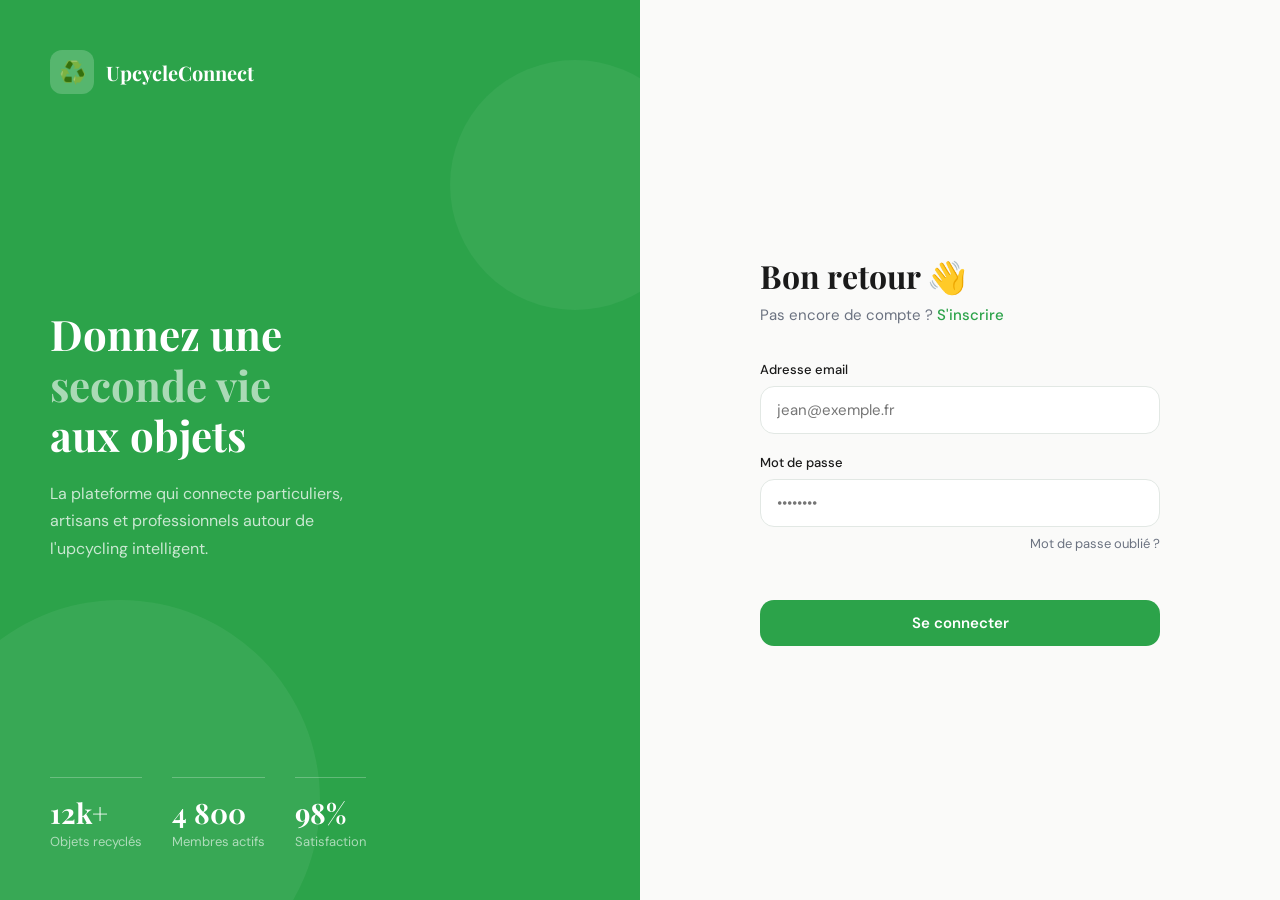
<file: frontend/connexion.html>
<!DOCTYPE html>
<html lang="fr">
<head>
    <meta charset="UTF-8">
    <meta name="viewport" content="width=device-width, initial-scale=1.0">
    <title>Connexion – UpcycleConnect</title>
    <link href="https://fonts.googleapis.com/css2?family=Playfair+Display:wght@500;700&family=DM+Sans:wght@300;400;500;600&display=swap" rel="stylesheet">
    <link rel="stylesheet" href="css/style.css">
</head>
<body>

<div class="auth-layout">

    <!-- Panneau gauche -->
    <div class="left-panel">
        <div class="brand">
            <div class="brand-logo">♻️</div>
            <span class="brand-name">UpcycleConnect</span>
        </div>
        <div class="left-content">
            <h1>Donnez une<br><span>seconde vie</span><br>aux objets</h1>
            <p>La plateforme qui connecte particuliers, artisans et professionnels autour de l'upcycling intelligent.</p>
        </div>
        <div class="stats">
            <div class="stat">
                <div class="stat-number">12k+</div>
                <div class="stat-label">Objets recyclés</div>
            </div>
            <div class="stat">
                <div class="stat-number">4 800</div>
                <div class="stat-label">Membres actifs</div>
            </div>
            <div class="stat">
                <div class="stat-number">98%</div>
                <div class="stat-label">Satisfaction</div>
            </div>
        </div>
    </div>

    <!-- Panneau droit -->
    <div class="right-panel">
        <div class="form-box">
            <h2>Bon retour 👋</h2>
            <p class="subtitle">Pas encore de compte ? <a href="inscription.html">S'inscrire</a></p>

            <div class="msg msg-error" id="errorMsg"></div>
            <div class="msg msg-success" id="successMsg"></div>

            <div class="field">
                <label>Adresse email</label>
                <input type="email" id="email" placeholder="jean@exemple.fr" autocomplete="email">
            </div>

            <div class="field">
                <label>Mot de passe</label>
                <input type="password" id="password" placeholder="••••••••" autocomplete="current-password">
                <div class="forgot"><a href="#">Mot de passe oublié ?</a></div>
            </div>

            <button class="btn btn-primary" id="btnLogin" onclick="handleLogin()">
                <span class="spinner" id="spinner"></span>
                <span id="btnText">Se connecter</span>
            </button>
        </div>
    </div>

</div>

<script src="js/auth.js"></script>
</body>
</html>
</file>
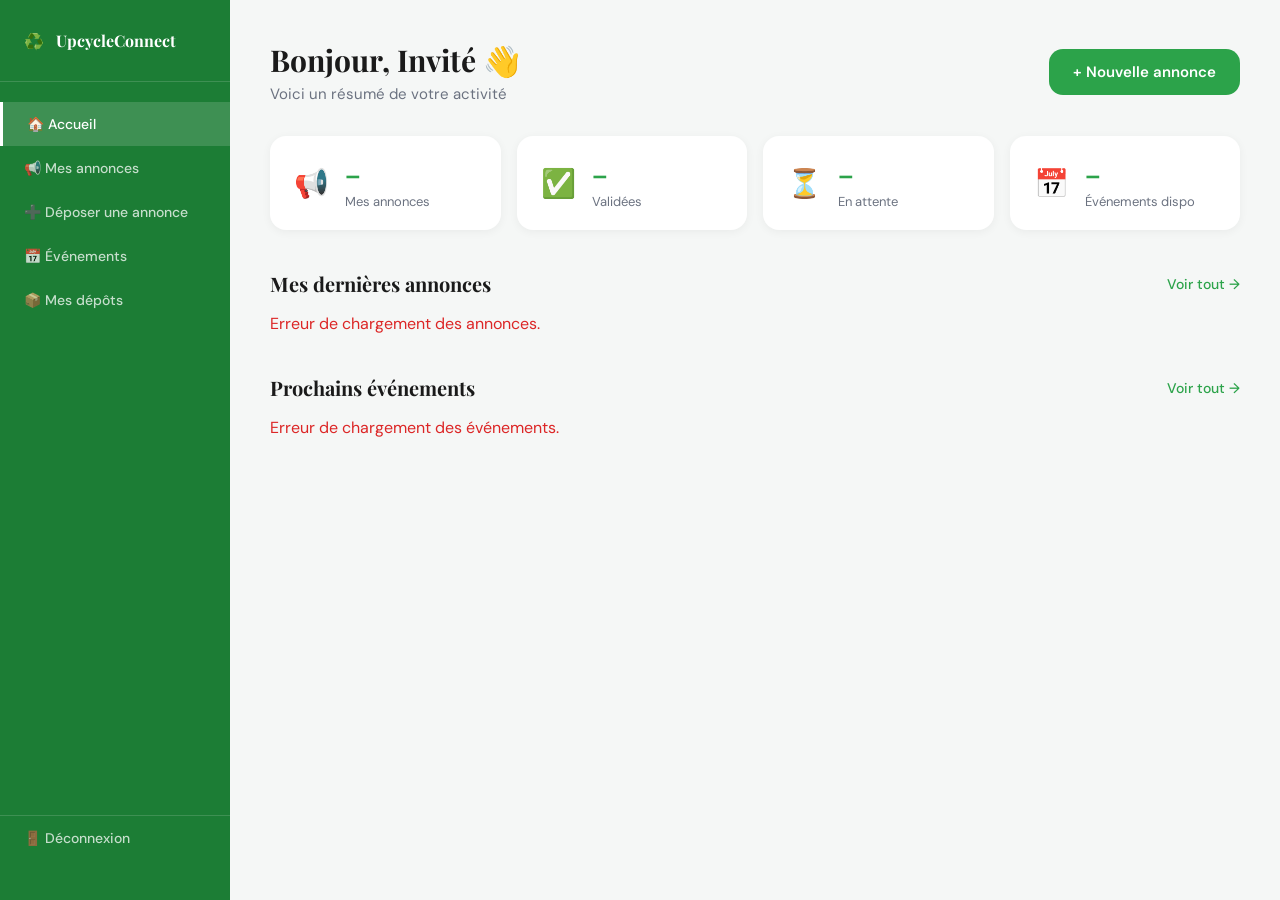
<file: frontend/dashboard.html>
<!DOCTYPE html>
<html lang="fr">
<head>
    <meta charset="UTF-8">
    <meta name="viewport" content="width=device-width, initial-scale=1.0">
    <title>Dashboard – UpcycleConnect</title>
    <link href="https://fonts.googleapis.com/css2?family=Playfair+Display:wght@500;700&family=DM+Sans:wght@300;400;500;600&display=swap" rel="stylesheet">
    <link rel="stylesheet" href="css/style.css">
    <link rel="stylesheet" href="css/dashboard.css">
</head>
<body>

<div class="dashboard-layout">

    <!-- Sidebar -->
    <aside class="sidebar">
        <div class="sidebar-logo">
            <span>♻️</span>
            <span>UpcycleConnect</span>
        </div>
        <a href="dashboard.html" class="active">🏠 Accueil</a>
        <a href="mes_annonces.html">📢 Mes annonces</a>
        <a href="deposer_annonce.html">➕ Déposer une annonce</a>
        <a href="evenements.html">📅 Événements</a>
        <a href="mes_depots.html">📦 Mes dépôts</a>
        <div class="sidebar-bottom">
            <a href="#" onclick="logout()">🚪 Déconnexion</a>
        </div>
    </aside>

    <!-- Contenu principal -->
    <main class="main-content">

        <!-- En-tête -->
        <div class="dashboard-header">
            <div>
                <h1 class="hello" id="helloUser">Bonjour 👋</h1>
                <p class="hello-sub">Voici un résumé de votre activité</p>
            </div>
            <a href="deposer_annonce.html" class="btn btn-primary" style="width:auto;margin-top:0">
                + Nouvelle annonce
            </a>
        </div>

        <!-- Stats rapides -->
        <div class="stats-row" id="statsRow">
            <div class="stat-card">
                <div class="stat-icon">📢</div>
                <div>
                    <div class="stat-val" id="statAnnonces">–</div>
                    <div class="stat-lbl">Mes annonces</div>
                </div>
            </div>
            <div class="stat-card">
                <div class="stat-icon">✅</div>
                <div>
                    <div class="stat-val" id="statValidees">–</div>
                    <div class="stat-lbl">Validées</div>
                </div>
            </div>
            <div class="stat-card">
                <div class="stat-icon">⏳</div>
                <div>
                    <div class="stat-val" id="statAttente">–</div>
                    <div class="stat-lbl">En attente</div>
                </div>
            </div>
            <div class="stat-card">
                <div class="stat-icon">📅</div>
                <div>
                    <div class="stat-val" id="statEvents">–</div>
                    <div class="stat-lbl">Événements dispo</div>
                </div>
            </div>
        </div>

        <!-- Mes dernières annonces -->
        <section class="section">
            <div class="section-header">
                <h2>Mes dernières annonces</h2>
                <a href="mes_annonces.html" class="see-all">Voir tout →</a>
            </div>
            <div class="cards-grid" id="annoncesGrid">
                <div class="skeleton"></div>
                <div class="skeleton"></div>
                <div class="skeleton"></div>
            </div>
        </section>

        <!-- Prochains événements -->
        <section class="section">
            <div class="section-header">
                <h2>Prochains événements</h2>
                <a href="evenements.html" class="see-all">Voir tout →</a>
            </div>
            <div class="events-list" id="eventsList">
                <div class="skeleton" style="height:70px"></div>
                <div class="skeleton" style="height:70px"></div>
            </div>
        </section>

    </main>
</div>

<script src="js/dashboard.js"></script>
</body>
</html>
</file>
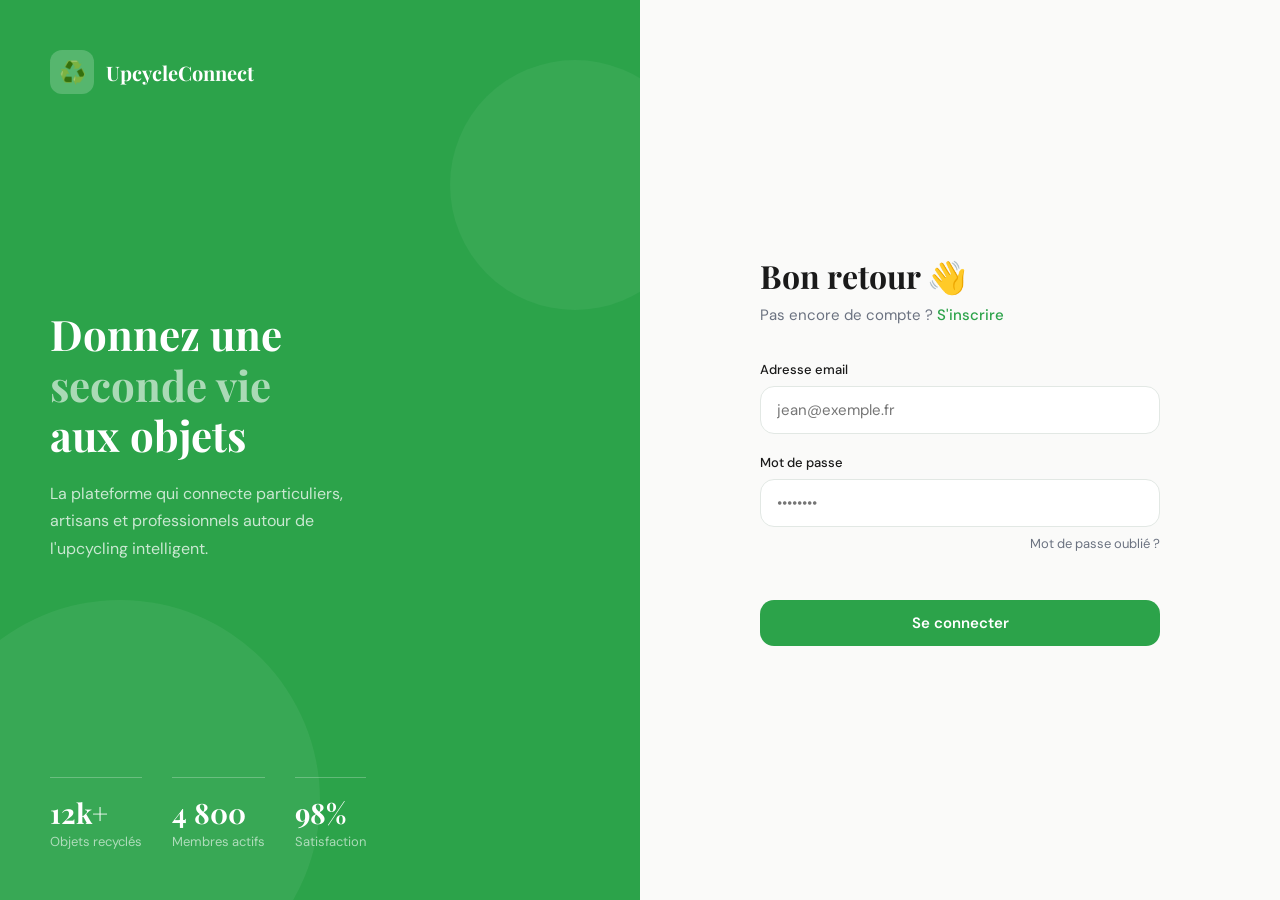
<file: frontend/deposer_annonce.html>
<!DOCTYPE html>
<html lang="fr">
<head>
    <meta charset="UTF-8">
    <meta name="viewport" content="width=device-width, initial-scale=1.0">
    <title>Déposer une annonce – UpcycleConnect</title>
    <link href="https://fonts.googleapis.com/css2?family=Playfair+Display:wght@500;700&family=DM+Sans:wght@300;400;500;600&display=swap" rel="stylesheet">
    <link rel="stylesheet" href="css/style.css">
    <link rel="stylesheet" href="css/dashboard.css">
    <link rel="stylesheet" href="css/deposer_annonce.css">
</head>
<body>

<div class="dashboard-layout">

    <!-- Sidebar -->
    <aside class="sidebar">
        <div class="sidebar-logo">
            <span>♻️</span>
            <span>UpcycleConnect</span>
        </div>
        <a href="dashboard.html">🏠 Accueil</a>
        <a href="mes_annonces.html">📢 Mes annonces</a>
        <a href="deposer_annonce.html" class="active">➕ Déposer une annonce</a>
        <a href="evenements.html">📅 Événements</a>
        <a href="mes_depots.html">📦 Mes dépôts</a>
        <div class="sidebar-bottom">
            <a href="#" onclick="logout()">🚪 Déconnexion</a>
        </div>
    </aside>

    <!-- Contenu principal -->
    <main class="main-content">

        <div class="dashboard-header">
            <div>
                <h1 class="hello">Déposer une annonce</h1>
                <p class="hello-sub">Remplissez les informations de votre objet à donner ou vendre</p>
            </div>
        </div>

        <div class="msg msg-error" id="errorMsg"></div>
        <div class="msg msg-success" id="successMsg"></div>

        <div class="form-layout">

            <!-- Colonne principale -->
            <div class="form-main">

                <!-- Informations générales -->
                <div class="form-card">
                    <div class="form-card-header">
                        <span class="form-card-icon">📝</span>
                        <h2>Informations générales</h2>
                    </div>

                    <div class="field">
                        <label>Titre de l'annonce <span class="required">*</span></label>
                        <input type="text" id="titre" placeholder="Ex : Chaise en bois massif, années 70" maxlength="200">
                        <div class="field-hint">200 caractères maximum</div>
                    </div>

                    <div class="field">
                        <label>Description <span class="required">*</span></label>
                        <textarea id="description" placeholder="Décrivez l'objet, son histoire, ses dimensions, son état général..." rows="5" maxlength="2000"></textarea>
                        <div class="field-hint"><span id="charCount">0</span> / 2000 caractères</div>
                    </div>

                    <div class="row">
                        <div class="field">
                            <label>Type d'annonce <span class="required">*</span></label>
                            <div class="select-wrapper">
                                <select id="type_annonce" onchange="togglePrix()">
                                    <option value="DON">🎁 Don</option>
                                    <option value="VENTE">💰 Vente</option>
                                </select>
                            </div>
                        </div>
                        <div class="field" id="champPrix" style="display:none">
                            <label>Prix (€) <span class="required">*</span></label>
                            <input type="number" id="prix" placeholder="0.00" min="0" step="0.01">
                        </div>
                    </div>
                </div>

                <!-- Caractéristiques de l'objet -->
                <div class="form-card">
                    <div class="form-card-header">
                        <span class="form-card-icon">🔍</span>
                        <h2>Caractéristiques de l'objet</h2>
                    </div>

                    <div class="row">
                        <div class="field">
                            <label>État <span class="required">*</span></label>
                            <div class="select-wrapper">
                                <select id="etat">
                                    <option value="TRES_BON">✨ Très bon état</option>
                                    <option value="BON">👍 Bon état</option>
                                    <option value="A_REPARER">🔧 À réparer</option>
                                    <option value="POUR_PIECES">⚙️ Pour pièces</option>
                                </select>
                            </div>
                        </div>
                        <div class="field">
                            <label>Matériau principal</label>
                            <div class="select-wrapper">
                                <select id="materiaux">
                                    <option value="">— Sélectionner —</option>
                                    <option value="BOIS">🪵 Bois</option>
                                    <option value="METAL">⚙️ Métal</option>
                                    <option value="PLASTIQUE">🧴 Plastique</option>
                                    <option value="AUTRE">📦 Autre</option>
                                </select>
                            </div>
                        </div>
                    </div>

                    <div class="field">
                        <label>Poids estimé (kg)</label>
                        <input type="number" id="poids_kg" placeholder="Ex : 5.5" min="0" step="0.001">
                        <div class="field-hint">Optionnel – utile pour le transport</div>
                    </div>

                    <!-- Sélecteur d'état visuel -->
                    <div class="etat-visual">
                        <div class="etat-label">Aperçu de l'état sélectionné</div>
                        <div class="etat-bar">
                            <div class="etat-step active" data-val="TRES_BON">
                                <div class="etat-dot"></div>
                                <span>Très bon</span>
                            </div>
                            <div class="etat-line"></div>
                            <div class="etat-step" data-val="BON">
                                <div class="etat-dot"></div>
                                <span>Bon</span>
                            </div>
                            <div class="etat-line"></div>
                            <div class="etat-step" data-val="A_REPARER">
                                <div class="etat-dot"></div>
                                <span>À réparer</span>
                            </div>
                            <div class="etat-line"></div>
                            <div class="etat-step" data-val="POUR_PIECES">
                                <div class="etat-dot"></div>
                                <span>Pièces</span>
                            </div>
                        </div>
                    </div>
                </div>

            </div>

            <!-- Colonne latérale -->
            <div class="form-aside">

                <!-- Récapitulatif -->
                <div class="form-card recap-card">
                    <div class="form-card-header">
                        <span class="form-card-icon">👁️</span>
                        <h2>Aperçu</h2>
                    </div>
                    <div class="recap-preview">
                        <div class="recap-titre" id="recapTitre">Titre de votre annonce</div>
                        <div class="recap-badges">
                            <span class="badge badge-don" id="recapType">🎁 Don</span>
                            <span class="badge badge-attente" id="recapEtat">✨ Très bon état</span>
                        </div>
                        <div class="recap-prix" id="recapPrix" style="display:none"></div>
                        <div class="recap-desc" id="recapDesc">La description apparaîtra ici...</div>
                    </div>

                    <div class="info-box">
                        <span>ℹ️</span>
                        <p>Votre annonce sera examinée par notre équipe avant publication. Délai habituel : 24–48h.</p>
                    </div>

                    <button class="btn btn-primary" id="btnSubmit" onclick="handleSubmit()">
                        <span class="spinner" id="spinner"></span>
                        <span id="btnText">Publier l'annonce</span>
                    </button>

                    <a href="mes_annonces.html" class="btn-cancel">Annuler</a>
                </div>

                <!-- Conseils -->
                <div class="form-card tips-card">
                    <div class="form-card-header">
                        <span class="form-card-icon">💡</span>
                        <h2>Conseils</h2>
                    </div>
                    <ul class="tips-list">
                        <li>
                            <span class="tip-icon">✍️</span>
                            <span>Un titre précis attire plus de candidats</span>
                        </li>
                        <li>
                            <span class="tip-icon">📏</span>
                            <span>Mentionnez les dimensions si pertinent</span>
                        </li>
                        <li>
                            <span class="tip-icon">🔧</span>
                            <span>Soyez honnête sur l'état de l'objet</span>
                        </li>
                        <li>
                            <span class="tip-icon">♻️</span>
                            <span>Indiquez le matériau pour aider les artisans</span>
                        </li>
                    </ul>
                </div>

            </div>
        </div>

    </main>
</div>

<script src="js/deposer_annonce.js"></script>
</body>
</html>
</file>
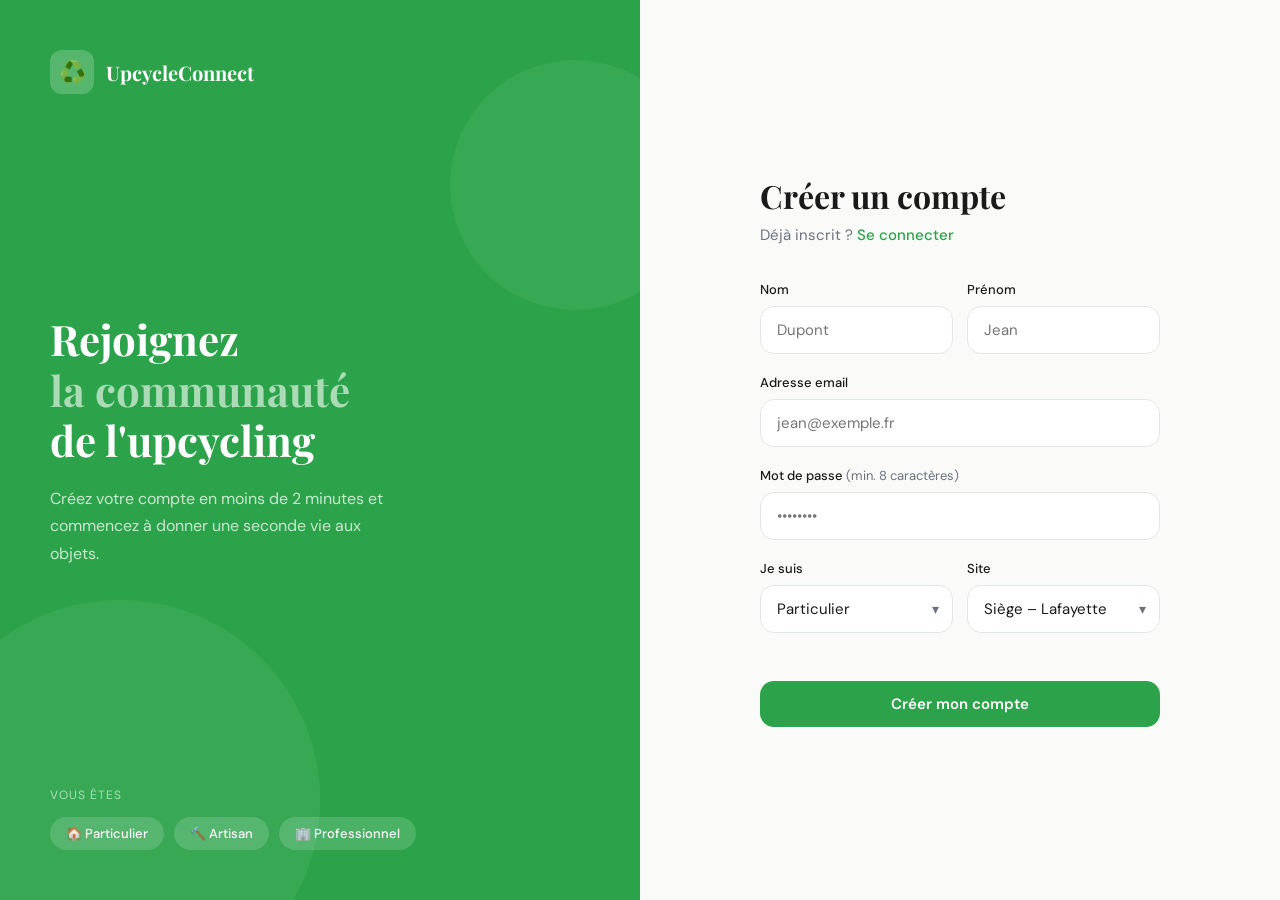
<file: frontend/inscription.html>
<!DOCTYPE html>
<html lang="fr">
<head>
    <meta charset="UTF-8">
    <meta name="viewport" content="width=device-width, initial-scale=1.0">
    <title>Inscription – UpcycleConnect</title>
    <link href="https://fonts.googleapis.com/css2?family=Playfair+Display:wght@500;700&family=DM+Sans:wght@300;400;500;600&display=swap" rel="stylesheet">
    <link rel="stylesheet" href="css/style.css">
</head>
<body>

<div class="auth-layout">

    <!-- Panneau gauche -->
    <div class="left-panel">
        <div class="brand">
            <div class="brand-logo">♻️</div>
            <span class="brand-name">UpcycleConnect</span>
        </div>
        <div class="left-content">
            <h1>Rejoignez<br><span>la communauté</span><br>de l'upcycling</h1>
            <p>Créez votre compte en moins de 2 minutes et commencez à donner une seconde vie aux objets.</p>
        </div>
        <div class="roles-preview">
            <p>Vous êtes</p>
            <div class="role-tags">
                <span class="role-tag">🏠 Particulier</span>
                <span class="role-tag">🔨 Artisan</span>
                <span class="role-tag">🏢 Professionnel</span>
            </div>
        </div>
    </div>

    <!-- Panneau droit -->
    <div class="right-panel">
        <div class="form-box">
            <h2>Créer un compte</h2>
            <p class="subtitle">Déjà inscrit ? <a href="connexion.html">Se connecter</a></p>

            <div class="msg msg-error" id="errorMsg"></div>
            <div class="msg msg-success" id="successMsg"></div>

            <div class="row">
                <div class="field">
                    <label>Nom</label>
                    <input type="text" id="nom" placeholder="Dupont">
                </div>
                <div class="field">
                    <label>Prénom</label>
                    <input type="text" id="prenom" placeholder="Jean">
                </div>
            </div>

            <div class="field">
                <label>Adresse email</label>
                <input type="email" id="email" placeholder="jean@exemple.fr">
            </div>

            <div class="field">
                <label>Mot de passe <span class="hint">(min. 8 caractères)</span></label>
                <input type="password" id="password" placeholder="••••••••">
            </div>

            <div class="row">
                <div class="field">
                    <label>Je suis</label>
                    <div class="select-wrapper">
                        <select id="role">
                            <option value="2">Particulier</option>
                            <option value="3">Professionnel</option>
                            <option value="4">Animateur</option>
                        </select>
                    </div>
                </div>
                <div class="field">
                    <label>Site</label>
                    <div class="select-wrapper">
                        <select id="site">
                            <option value="1">Siège – Lafayette</option>
                            <option value="2">Annexe 11e</option>
                            <option value="3">Annexe 13e</option>
                            <option value="4">Annexe 16e</option>
                            <option value="5">Bourg-la-Reine</option>
                            <option value="6">Ivry</option>
                            <option value="7">Montreuil</option>
                        </select>
                    </div>
                </div>
            </div>

            <button class="btn btn-primary" id="btnRegister" onclick="handleRegister()">
                <span class="spinner" id="spinner"></span>
                <span id="btnText">Créer mon compte</span>
            </button>
        </div>
    </div>

</div>

<script src="js/auth.js"></script>
</body>
</html>
</file>
<file: frontend/css/style.css>
/* ============================================================
   VARIABLES
   ============================================================ */
:root {
    --green:       #2ca34a;
    --green-dark:  #1c7d35;
    --green-light: #e8f5e9;
    --text:        #1a1a1a;
    --muted:       #6b7280;
    --border:      #e2e8e4;
    --white:       #ffffff;
    --error:       #dc2626;
    --radius:      14px;
}

/* ============================================================
   RESET
   ============================================================ */
* { margin: 0; padding: 0; box-sizing: border-box; }

body {
    font-family: 'DM Sans', sans-serif;
    color: var(--text);
    background: var(--white);
}

/* ============================================================
   LAYOUT AUTH (connexion / inscription)
   ============================================================ */
.auth-layout {
    min-height: 100vh;
    display: grid;
    grid-template-columns: 1fr 1fr;
}

/* ── Panneau gauche ── */
.left-panel {
    background: var(--green);
    display: flex;
    flex-direction: column;
    justify-content: space-between;
    padding: 50px;
    position: relative;
    overflow: hidden;
}

.left-panel::before {
    content: '';
    position: absolute;
    width: 400px; height: 400px;
    border-radius: 50%;
    background: rgba(255,255,255,0.06);
    bottom: -100px; left: -80px;
}

.left-panel::after {
    content: '';
    position: absolute;
    width: 250px; height: 250px;
    border-radius: 50%;
    background: rgba(255,255,255,0.05);
    top: 60px; right: -60px;
}

.brand {
    display: flex;
    align-items: center;
    gap: 12px;
    z-index: 1;
}

.brand-logo {
    width: 44px; height: 44px;
    background: rgba(255,255,255,0.2);
    border-radius: 12px;
    display: flex; align-items: center; justify-content: center;
    font-size: 22px;
}

.brand-name {
    font-family: 'Playfair Display', serif;
    color: white; font-size: 20px; font-weight: 700;
}

.left-content { z-index: 1; }

.left-content h1 {
    font-family: 'Playfair Display', serif;
    color: white; font-size: 42px; line-height: 1.2; margin-bottom: 20px;
}

.left-content h1 span { color: rgba(255,255,255,0.6); }

.left-content p {
    color: rgba(255,255,255,0.75);
    font-size: 16px; line-height: 1.7; max-width: 340px;
}

.stats { display: flex; gap: 30px; z-index: 1; }

.stat { border-top: 1px solid rgba(255,255,255,0.25); padding-top: 16px; }

.stat-number {
    font-family: 'Playfair Display', serif;
    color: white; font-size: 28px; font-weight: 700;
}

.stat-label { color: rgba(255,255,255,0.6); font-size: 13px; margin-top: 2px; }

.roles-preview { z-index: 1; }

.roles-preview p {
    color: rgba(255,255,255,0.6);
    font-size: 12px; text-transform: uppercase;
    letter-spacing: 1px; margin-bottom: 14px;
}

.role-tags { display: flex; gap: 10px; flex-wrap: wrap; }

.role-tag {
    background: rgba(255,255,255,0.15);
    color: white; padding: 8px 16px;
    border-radius: 50px; font-size: 13px; font-weight: 500;
}

/* ── Panneau droit ── */
.right-panel {
    display: flex;
    align-items: center;
    justify-content: center;
    padding: 60px 50px;
    background: #fafaf9;
    overflow-y: auto;
}

.form-box { width: 100%; max-width: 400px; }

.form-box h2 {
    font-family: 'Playfair Display', serif;
    font-size: 32px; color: var(--text); margin-bottom: 8px;
}

.form-box .subtitle {
    color: var(--muted); font-size: 15px; margin-bottom: 36px;
}

.form-box .subtitle a {
    color: var(--green); font-weight: 500; text-decoration: none;
}

.form-box .subtitle a:hover { text-decoration: underline; }

/* ============================================================
   FORMULAIRES
   ============================================================ */
.field { margin-bottom: 20px; flex: 1; }

.row { display: flex; gap: 14px; }

label {
    display: block;
    font-size: 13px; font-weight: 500;
    color: var(--text); margin-bottom: 8px;
}

label .hint { color: var(--muted); font-weight: 400; }

input, select {
    width: 100%;
    padding: 13px 16px;
    border: 1.5px solid var(--border);
    border-radius: var(--radius);
    font-size: 15px;
    font-family: 'DM Sans', sans-serif;
    background: white; color: var(--text);
    transition: all 0.2s;
    appearance: none;
}

input:focus, select:focus {
    outline: none;
    border-color: var(--green);
    box-shadow: 0 0 0 3px rgba(44,163,74,0.12);
}

.select-wrapper { position: relative; }

.select-wrapper::after {
    content: '▾';
    position: absolute; right: 14px; top: 50%;
    transform: translateY(-50%);
    color: var(--muted); pointer-events: none; font-size: 14px;
}

.forgot {
    text-align: right; margin-top: 8px; font-size: 13px;
}

.forgot a { color: var(--muted); text-decoration: none; transition: color 0.2s; }
.forgot a:hover { color: var(--green); }

/* ============================================================
   BOUTONS
   ============================================================ */
.btn {
    display: inline-flex;
    align-items: center;
    justify-content: center;
    gap: 8px;
    padding: 13px 24px;
    border: none;
    border-radius: var(--radius);
    font-size: 15px; font-weight: 600;
    font-family: 'DM Sans', sans-serif;
    cursor: pointer;
    transition: all 0.2s;
    text-decoration: none;
}

.btn-primary {
    background: var(--green);
    color: white;
    width: 100%;
    margin-top: 28px;
}

.btn-primary:hover {
    background: var(--green-dark);
    transform: translateY(-1px);
    box-shadow: 0 6px 20px rgba(44,163,74,0.3);
}

.btn-primary:disabled {
    opacity: 0.6; cursor: not-allowed; transform: none;
}

/* ============================================================
   MESSAGES
   ============================================================ */
.msg {
    padding: 12px 16px;
    border-radius: 10px;
    font-size: 14px;
    margin-bottom: 20px;
    display: none;
}

.msg-error {
    background: #fef2f2;
    border: 1px solid #fecaca;
    color: var(--error);
}

.msg-success {
    background: var(--green-light);
    border: 1px solid #bbf7d0;
    color: var(--green-dark);
}

/* ============================================================
   SPINNER
   ============================================================ */
.spinner {
    width: 16px; height: 16px;
    border: 2px solid rgba(255,255,255,0.4);
    border-top-color: white;
    border-radius: 50%;
    animation: spin 0.6s linear infinite;
    display: none;
}

@keyframes spin { to { transform: rotate(360deg); } }

/* ============================================================
   NAVBAR
   ============================================================ */
.navbar {
    display: flex;
    align-items: center;
    justify-content: space-between;
    padding: 15px 50px;
    background: white;
    box-shadow: 0 3px 10px rgba(0,0,0,0.08);
    position: sticky; top: 0; z-index: 1000;
}

.nav-left { display: flex; align-items: center; gap: 20px; }
.nav-logo { width: 44px; }
.nav-brand {
    font-family: 'Playfair Display', serif;
    font-size: 20px; font-weight: 700; color: var(--green);
}

.nav-links a {
    margin-left: 20px;
    text-decoration: none;
    color: var(--text); font-weight: 500;
    transition: color 0.2s;
}

.nav-links a:hover { color: var(--green); }

.nav-search {
    flex: 1; display: flex;
    justify-content: center; margin: 0 30px;
}

.nav-search input {
    width: 300px;
    padding: 10px 15px;
    border-radius: 30px;
    border: 1px solid var(--border);
    font-size: 14px;
}

.nav-right {
    display: flex; align-items: center;
    gap: 20px; position: relative;
}

.nav-profile {
    cursor: pointer; position: relative;
    font-size: 22px; user-select: none;
}

.nav-dropdown {
    display: none;
    position: absolute; top: 38px; right: 0;
    background: white;
    border: 1px solid var(--border);
    border-radius: 12px;
    box-shadow: 0 8px 24px rgba(0,0,0,0.12);
    min-width: 160px; overflow: hidden; z-index: 1000;
}

.nav-profile:hover .nav-dropdown { display: block; }

.nav-dropdown a {
    display: block; padding: 11px 16px;
    color: var(--text); text-decoration: none;
    font-size: 14px; transition: 0.2s;
}

.nav-dropdown a:hover { background: var(--green); color: white; }

/* ============================================================
   SIDEBAR (dashboard)
   ============================================================ */
.dashboard-layout {
    display: flex;
    min-height: 100vh;
}

.sidebar {
    width: 230px;
    background: #1c7d35;
    color: white;
    display: flex;
    flex-direction: column;
    padding: 30px 0;
    position: sticky; top: 0;
    height: 100vh;
}

.sidebar-logo {
    display: flex; align-items: center;
    gap: 12px; padding: 0 24px 30px;
    border-bottom: 1px solid rgba(255,255,255,0.15);
    margin-bottom: 20px;
}

.sidebar-logo img { width: 36px; }

.sidebar-logo span {
    font-family: 'Playfair Display', serif;
    font-size: 16px; font-weight: 700; color: white;
}

.sidebar a {
    display: flex; align-items: center;
    gap: 12px; padding: 13px 24px;
    color: rgba(255,255,255,0.75);
    text-decoration: none; font-size: 14px;
    font-weight: 500; transition: 0.2s;
}

.sidebar a:hover { background: rgba(255,255,255,0.1); color: white; }

.sidebar a.active {
    background: rgba(255,255,255,0.15);
    color: white;
    border-left: 3px solid white;
}

.sidebar-bottom {
    margin-top: auto;
    padding: 0 0 10px;
    border-top: 1px solid rgba(255,255,255,0.15);
}

.main-content {
    flex: 1;
    padding: 40px;
    background: #f5f7f6;
    overflow-y: auto;
}

/* ============================================================
   CARTES
   ============================================================ */
.card {
    background: white;
    border-radius: 16px;
    box-shadow: 0 2px 12px rgba(0,0,0,0.06);
    padding: 24px;
    transition: 0.2s;
}

.card:hover { box-shadow: 0 6px 20px rgba(0,0,0,0.1); }

.cards-grid {
    display: grid;
    grid-template-columns: repeat(auto-fill, minmax(280px, 1fr));
    gap: 20px;
}

/* ============================================================
   RESPONSIVE
   ============================================================ */
@media (max-width: 768px) {
    .auth-layout { grid-template-columns: 1fr; }
    .left-panel { display: none; }
    .right-panel { padding: 40px 24px; }
    .row { flex-direction: column; gap: 0; }
    .nav-search { display: none; }
    .sidebar { display: none; }
    .main-content { padding: 20px; }
}
</file>
<file: frontend/css/dashboard.css>
/* ============================================================
   DASHBOARD
   ============================================================ */

.dashboard-header {
    display: flex;
    align-items: center;
    justify-content: space-between;
    margin-bottom: 32px;
}

.hello {
    font-family: 'Playfair Display', serif;
    font-size: 30px;
    color: var(--text);
    margin-bottom: 4px;
}

.hello-sub {
    color: var(--muted);
    font-size: 15px;
}

/* ── Stats rapides ── */
.stats-row {
    display: grid;
    grid-template-columns: repeat(4, 1fr);
    gap: 16px;
    margin-bottom: 40px;
}

.stat-card {
    background: white;
    border-radius: 16px;
    padding: 20px 24px;
    display: flex;
    align-items: center;
    gap: 16px;
    box-shadow: 0 2px 10px rgba(0,0,0,0.05);
    transition: 0.2s;
}

.stat-card:hover {
    transform: translateY(-2px);
    box-shadow: 0 6px 20px rgba(0,0,0,0.08);
}

.stat-icon { font-size: 28px; }

.stat-val {
    font-family: 'Playfair Display', serif;
    font-size: 26px;
    font-weight: 700;
    color: var(--green);
}

.stat-lbl {
    font-size: 13px;
    color: var(--muted);
    margin-top: 2px;
}

/* ── Sections ── */
.section { margin-bottom: 40px; }

.section-header {
    display: flex;
    align-items: center;
    justify-content: space-between;
    margin-bottom: 16px;
}

.section-header h2 {
    font-family: 'Playfair Display', serif;
    font-size: 20px;
    color: var(--text);
}

.see-all {
    color: var(--green);
    font-size: 14px;
    font-weight: 500;
    text-decoration: none;
    transition: 0.2s;
}

.see-all:hover { text-decoration: underline; }

/* ── Carte annonce ── */
.annonce-card {
    background: white;
    border-radius: 16px;
    overflow: hidden;
    box-shadow: 0 2px 10px rgba(0,0,0,0.05);
    transition: 0.2s;
}

.annonce-card:hover {
    transform: translateY(-3px);
    box-shadow: 0 8px 24px rgba(0,0,0,0.1);
}

.annonce-card-body { padding: 16px; }

.annonce-titre {
    font-weight: 600;
    font-size: 15px;
    margin-bottom: 6px;
    color: var(--text);
}

.annonce-meta {
    display: flex;
    align-items: center;
    gap: 8px;
    flex-wrap: wrap;
}

.badge {
    display: inline-block;
    padding: 3px 10px;
    border-radius: 50px;
    font-size: 12px;
    font-weight: 500;
}

.badge-attente  { background: #fef9c3; color: #a16207; }
.badge-valide   { background: #dcfce7; color: #166534; }
.badge-refuse   { background: #fee2e2; color: #991b1b; }
.badge-don      { background: #e0f2fe; color: #0369a1; }
.badge-vente    { background: #f3e8ff; color: #7c3aed; }

/* ── Événements ── */
.events-list { display: flex; flex-direction: column; gap: 12px; }

.event-item {
    background: white;
    border-radius: 14px;
    padding: 16px 20px;
    display: flex;
    align-items: center;
    gap: 16px;
    box-shadow: 0 2px 10px rgba(0,0,0,0.05);
    transition: 0.2s;
}

.event-item:hover { box-shadow: 0 6px 20px rgba(0,0,0,0.08); }

.event-date {
    background: var(--green-light);
    border-radius: 10px;
    padding: 8px 12px;
    text-align: center;
    min-width: 54px;
}

.event-date-day {
    font-family: 'Playfair Display', serif;
    font-size: 22px;
    font-weight: 700;
    color: var(--green);
    line-height: 1;
}

.event-date-month {
    font-size: 11px;
    color: var(--green-dark);
    text-transform: uppercase;
    letter-spacing: 0.5px;
}

.event-info { flex: 1; }

.event-titre {
    font-weight: 600;
    font-size: 15px;
    color: var(--text);
    margin-bottom: 3px;
}

.event-meta { font-size: 13px; color: var(--muted); }

.event-prix {
    font-weight: 600;
    color: var(--green);
    font-size: 15px;
}

/* ── Skeleton loader ── */
.skeleton {
    background: linear-gradient(90deg, #f0f0f0 25%, #e0e0e0 50%, #f0f0f0 75%);
    background-size: 200% 100%;
    animation: shimmer 1.2s infinite;
    border-radius: 16px;
    height: 180px;
}

@keyframes shimmer {
    0%   { background-position: 200% 0; }
    100% { background-position: -200% 0; }
}

/* ── Vide ── */
.empty-state {
    text-align: center;
    padding: 40px;
    color: var(--muted);
    font-size: 15px;
}

.empty-state span { display: block; font-size: 36px; margin-bottom: 12px; }

/* ── Responsive ── */
@media (max-width: 1024px) {
    .stats-row { grid-template-columns: repeat(2, 1fr); }
}

@media (max-width: 600px) {
    .stats-row { grid-template-columns: 1fr; }
    .dashboard-header { flex-direction: column; align-items: flex-start; gap: 16px; }
}
</file>
<file: frontend/css/deposer_annonce.css>
/* ============================================================
   DEPOSER ANNONCE
   ============================================================ */

/* ── Layout deux colonnes ── */
.form-layout {
    display: grid;
    grid-template-columns: 1fr 340px;
    gap: 24px;
    align-items: start;
}

/* ── Carte formulaire ── */
.form-card {
    background: white;
    border-radius: 16px;
    padding: 28px;
    box-shadow: 0 2px 10px rgba(0,0,0,0.05);
    margin-bottom: 24px;
}

.form-card:last-child { margin-bottom: 0; }

.form-card-header {
    display: flex;
    align-items: center;
    gap: 12px;
    margin-bottom: 24px;
    padding-bottom: 16px;
    border-bottom: 1px solid var(--border);
}

.form-card-icon { font-size: 22px; }

.form-card-header h2 {
    font-family: 'Playfair Display', serif;
    font-size: 18px;
    color: var(--text);
}

/* Champs dans la carte */
.form-card .field { margin-bottom: 20px; }
.form-card .field:last-child { margin-bottom: 0; }

.required { color: var(--green); }

textarea {
    width: 100%;
    padding: 13px 16px;
    border: 1.5px solid var(--border);
    border-radius: var(--radius);
    font-size: 15px;
    font-family: 'DM Sans', sans-serif;
    color: var(--text);
    resize: vertical;
    min-height: 120px;
    transition: all 0.2s;
    background: white;
}

textarea:focus {
    outline: none;
    border-color: var(--green);
    box-shadow: 0 0 0 3px rgba(44,163,74,0.12);
}

.field-hint {
    font-size: 12px;
    color: var(--muted);
    margin-top: 6px;
}

/* ── Sélecteur d'état visuel ── */
.etat-visual {
    margin-top: 20px;
    padding: 16px;
    background: var(--green-light);
    border-radius: 12px;
}

.etat-label {
    font-size: 12px;
    color: var(--muted);
    margin-bottom: 16px;
    font-weight: 500;
    text-transform: uppercase;
    letter-spacing: 0.5px;
}

.etat-bar {
    display: flex;
    align-items: center;
}

.etat-step {
    display: flex;
    flex-direction: column;
    align-items: center;
    gap: 6px;
    cursor: pointer;
}

.etat-step span {
    font-size: 11px;
    color: var(--muted);
    white-space: nowrap;
    transition: color 0.2s;
}

.etat-dot {
    width: 18px;
    height: 18px;
    border-radius: 50%;
    border: 2px solid var(--border);
    background: white;
    transition: all 0.2s;
}

.etat-line {
    flex: 1;
    height: 2px;
    background: var(--border);
    margin: 0 4px;
    margin-bottom: 22px;
    transition: background 0.2s;
}

.etat-step.active .etat-dot {
    background: var(--green);
    border-color: var(--green);
    box-shadow: 0 0 0 4px rgba(44,163,74,0.2);
}

.etat-step.active span { color: var(--green); font-weight: 600; }

/* ── Colonne latérale ── */
.form-aside { position: sticky; top: 24px; }

/* Aperçu */
.recap-preview {
    background: var(--green-light);
    border-radius: 12px;
    padding: 16px;
    margin-bottom: 20px;
}

.recap-titre {
    font-weight: 600;
    font-size: 15px;
    color: var(--text);
    margin-bottom: 8px;
    min-height: 20px;
    font-style: italic;
    opacity: 0.6;
    transition: opacity 0.2s;
}

.recap-titre.has-content {
    font-style: normal;
    opacity: 1;
}

.recap-badges {
    display: flex;
    gap: 8px;
    flex-wrap: wrap;
    margin-bottom: 10px;
}

.recap-prix {
    font-family: 'Playfair Display', serif;
    font-size: 22px;
    font-weight: 700;
    color: var(--green);
    margin-bottom: 8px;
}

.recap-desc {
    font-size: 13px;
    color: var(--muted);
    line-height: 1.6;
    font-style: italic;
    display: -webkit-box;
    -webkit-line-clamp: 3;
    -webkit-box-orient: vertical;
    overflow: hidden;
}

/* Info box */
.info-box {
    display: flex;
    gap: 10px;
    background: #fef9c3;
    border-radius: 10px;
    padding: 12px 14px;
    margin-bottom: 20px;
    font-size: 13px;
    color: #92400e;
    line-height: 1.5;
}

.info-box span { font-size: 16px; flex-shrink: 0; }

/* Bouton annuler */
.btn-cancel {
    display: block;
    text-align: center;
    margin-top: 12px;
    color: var(--muted);
    font-size: 14px;
    text-decoration: none;
    transition: color 0.2s;
}

.btn-cancel:hover { color: var(--text); }

/* Bouton dans carte (pas width:100% par défaut dans style.css) */
.recap-card .btn-primary { margin-top: 0; }

/* Conseils */
.tips-list {
    list-style: none;
    display: flex;
    flex-direction: column;
    gap: 14px;
}

.tips-list li {
    display: flex;
    align-items: flex-start;
    gap: 10px;
    font-size: 13px;
    color: var(--muted);
    line-height: 1.5;
}

.tip-icon { font-size: 16px; flex-shrink: 0; margin-top: 1px; }

/* ── Responsive ── */
@media (max-width: 1024px) {
    .form-layout {
        grid-template-columns: 1fr;
    }
    .form-aside { position: static; }
}

@media (max-width: 600px) {
    .form-card { padding: 20px; }
}
</file>
